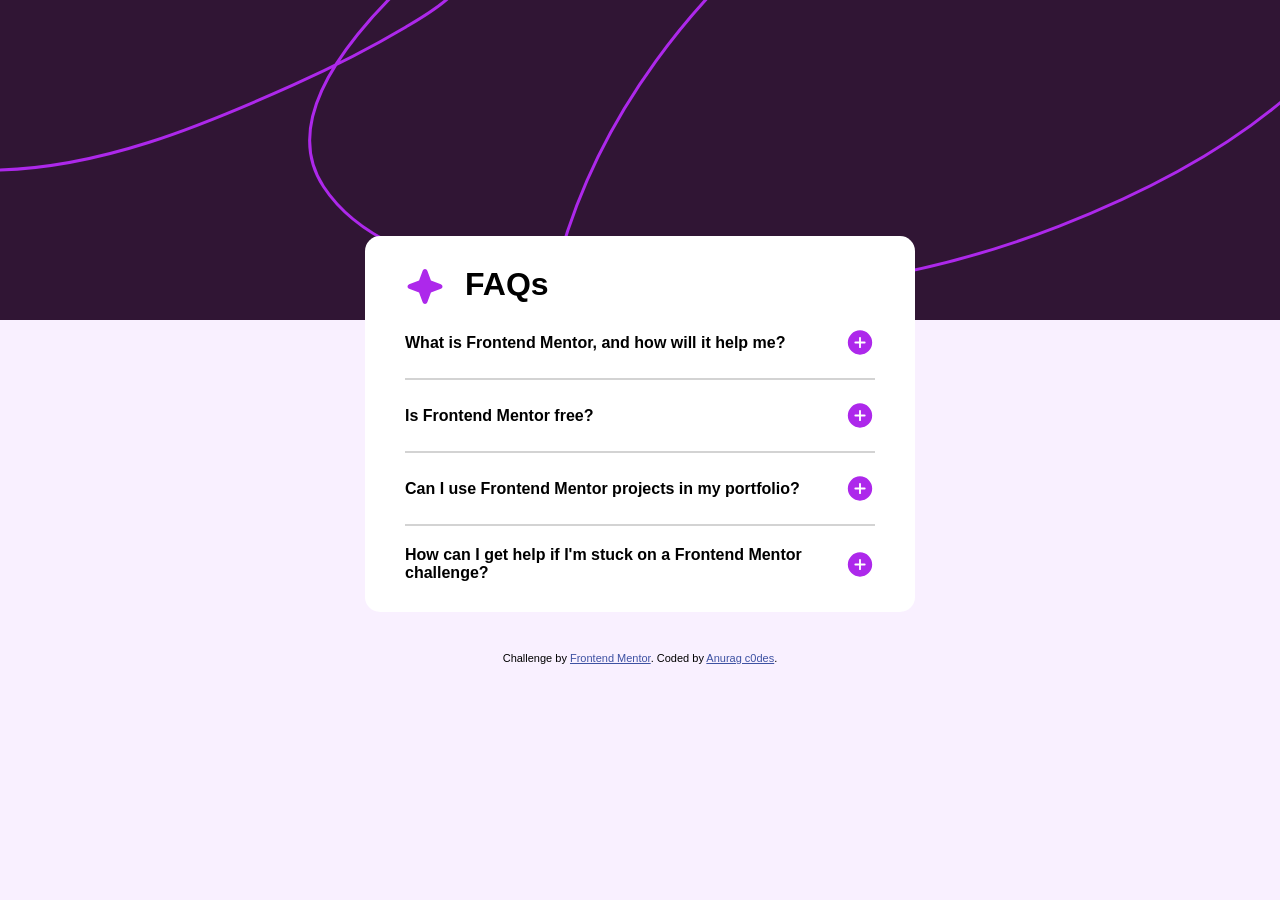
<file: faq-accordion-main/index.html>
<!DOCTYPE html>
<html lang="en">
  <head>
    <meta charset="UTF-8" />
    <meta name="viewport" content="width=device-width, initial-scale=1.0" />
    <!-- displays site properly based on user's device -->

    <link
      rel="icon"
      type="image/png"
      sizes="32x32"
      href="./assets/images/favicon-32x32.png"
    />

    <link rel="stylesheet" href="./style.css" />

    <title>Frontend Mentor | FAQ accordion</title>

    <!-- Feel free to remove these styles or customise in your own stylesheet 👍 -->
    <style>
      .attribution {
        font-size: 11px;
        text-align: center;
      }
      .attribution a {
        color: hsl(228, 45%, 44%);
      }
    </style>
  </head>
  <body>
    <div class="container">
      <div class="heading">
        <img src="./assets/images/icon-star.svg" alt="" />
        <h1>FAQs</h1>
      </div>

      <div class="question">
        <h4>What is Frontend Mentor, and how will it help me?</h4>
        <img src="./assets/images/icon-plus.svg" alt="" class="plus" />
        <img src="./assets/images/icon-minus.svg" alt="" class="cross hidden" />
      </div>

      <p class="para hidden">
        Frontend Mentor offers realistic coding challenges to help developers
        improve their frontend coding skills with projects in HTML, CSS, and
        JavaScript. It's suitable for all levels and ideal for portfolio
        building.
      </p>
      <hr />
      <div class="question">
        <h4>Is Frontend Mentor free?</h4>
        <img src="./assets/images/icon-plus.svg" alt="" class="plus" />
        <img src="./assets/images/icon-minus.svg" alt="" class="cross hidden" />
      </div>

      <p class="para hidden">
        Yes, Frontend Mentor offers both free and premium coding challenges,
        with the free option providing access to a range of projects suitable
        for all skill levels.
      </p>
      <hr />
      <div class="question">
        <h4>Can I use Frontend Mentor projects in my portfolio?</h4>
        <img src="./assets/images/icon-plus.svg" alt="" class="plus" />
        <img src="./assets/images/icon-minus.svg" alt="" class="cross hidden" />
      </div>

      <p class="para hidden">
        Yes, you can use projects completed on Frontend Mentor in your
        portfolio. It's an excellent way to showcase your skills to potential
        employers!
      </p>
      <hr />
      <div class="question">
        <h4>How can I get help if I'm stuck on a Frontend Mentor challenge?</h4>
        <img src="./assets/images/icon-plus.svg" alt="" class="plus" />
        <img src="./assets/images/icon-minus.svg" alt="" class="cross hidden" />
      </div>

      <p class="para hidden">
        The best place to get help is inside Frontend Mentor's Discord
        community. There's a help channel where you can ask questions and seek
        support from other community members.
      </p>
    </div>
    <div class="attribution">
      Challenge by
      <a href="https://www.frontendmentor.io?ref=challenge" target="_blank"
        >Frontend Mentor</a
      >. Coded by <a href="#">Anurag c0des</a>.
    </div>

    <script src="./script.js"></script>
  </body>
</html>
</file>
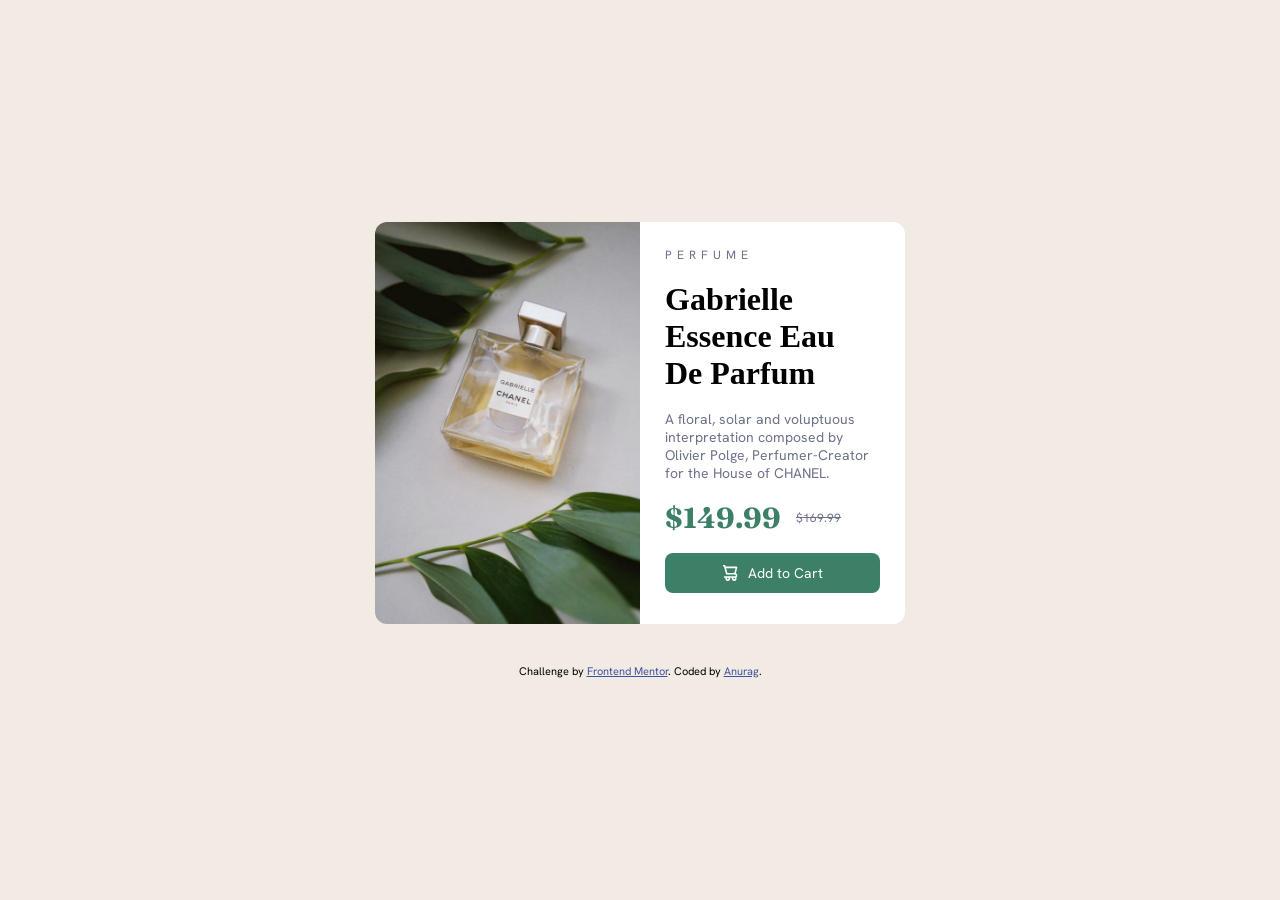
<file: product-preview-card-component-main/index.html>
<!DOCTYPE html>
<html lang="en">
  <head>
    <meta charset="UTF-8" />
    <meta name="viewport" content="width=device-width, initial-scale=1.0" />
    <!-- displays site properly based on user's device -->

    <link
      rel="icon"
      type="image/png"
      sizes="32x32"
      href="./images/favicon-32x32.png"
    />

    <title>Frontend Mentor | Product preview card component</title>
    <link rel="stylesheet" href="./style.css" />

    <!-- Feel free to remove these styles or customise in your own stylesheet 👍 -->
    <style>
      .attribution {
        font-size: 11px;
        text-align: center;
      }
      .attribution a {
        color: hsl(228, 45%, 44%);
      }
    </style>
  </head>
  <body>
    <div class="container">
      <div class="left">
        <img src="./images/image-product-desktop.jpg" alt="product-image" />
      </div>
      <div class="right">
        <p class="bold">Perfume</p>

        <h1>Gabrielle Essence Eau De Parfum</h1>

        <p class="diff-font">
          A floral, solar and voluptuous interpretation composed by Olivier
          Polge, Perfumer-Creator for the House of CHANEL.
        </p>
        <div class="price">
          <span>$149.99</span>
          <p>$169.99</p>
        </div>

        <div class="btn">
          <img src="./images/icon-cart.svg" alt="cart-icon" />
          <a href="#">Add to Cart</a>
        </div>
      </div>
    </div>

    <div class="attribution">
      Challenge by
      <a href="https://www.frontendmentor.io?ref=challenge" target="_blank"
        >Frontend Mentor</a
      >. Coded by <a href="#">Anurag</a>.
    </div>
  </body>
</html>
</file>
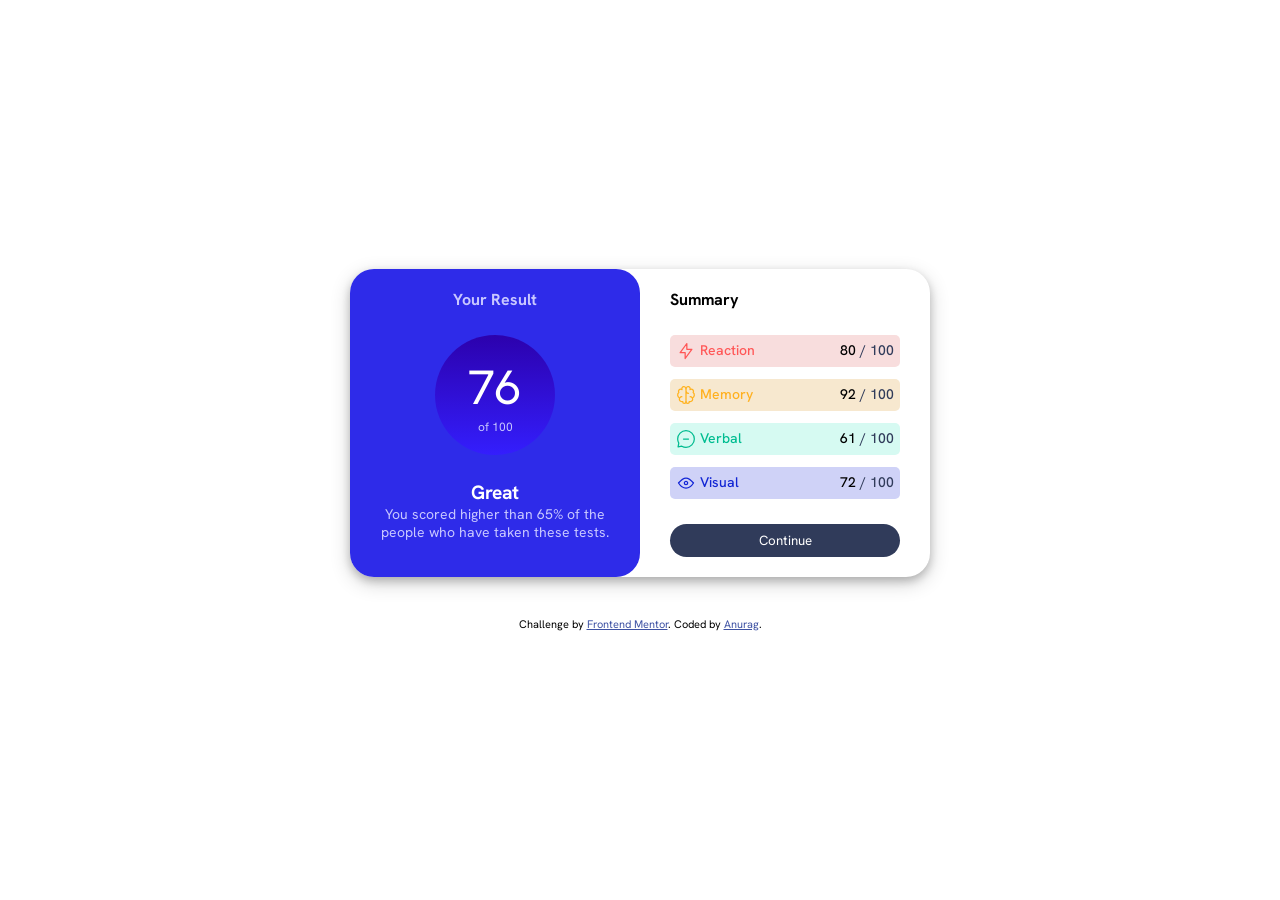
<file: results-summary-component-main/index.html>
<!DOCTYPE html>
<html lang="en">
  <head>
    <meta charset="UTF-8" />
    <meta name="viewport" content="width=device-width, initial-scale=1.0" />
    <!-- displays site properly based on user's device -->

    <link
      rel="icon"
      type="image/png"
      sizes="32x32"
      href="./assets/images/favicon-32x32.png"
    />

    <title>Frontend Mentor | Results summary component</title>
    <link rel="stylesheet" href="./style.css" />

    <!-- Feel free to remove these styles or customise in your own stylesheet 👍 -->
    <style>
      .attribution {
        font-size: 11px;
        text-align: center;
      }
      .attribution a {
        color: hsl(228, 45%, 44%);
      }
    </style>
  </head>
  <body>
    <div class="container">
      <div class="left">
        <div class="child-1">
          <h3>Your Result</h3>
        </div>
        <div class="child-2">
          <p><span>76</span><br />of 100</p>
        </div>
        <div class="child-3">
          <h3>Great</h3>
          <p>
            You scored higher than 65% of the people who have taken these tests.
          </p>
        </div>
      </div>

      <div class="right">
        <div class="child-4">
          <h3>Summary</h3>
        </div>
        <div class="child-5">
          <div class="red">
            <div class="div">
              <img src="./assets/images/icon-reaction.svg" alt="" />
              <p>Reaction</p>
            </div>
            <p><span>80</span> / 100</p>
          </div>

          <div class="orange">
            <div class="div">
              <img src="./assets/images/icon-memory.svg" alt="" />
              <p>Memory</p>
            </div>
            <p><span>92</span> / 100</p>
          </div>

          <div class="green">
            <div class="div">
              <img src="./assets/images/icon-verbal.svg" alt="" />
              <p>Verbal</p>
            </div>
            <p><span>61</span> / 100</p>
          </div>

          <div class="blue">
            <div class="div">
              <img src="./assets/images/icon-visual.svg" alt="" />
              <p>Visual</p>
            </div>
            <p><span>72</span> / 100</p>
          </div>
        </div>
        <div class="child-6">
          <button>Continue</button>
        </div>
      </div>
    </div>

    <div class="attribution">
      Challenge by
      <a href="https://www.frontendmentor.io?ref=challenge" target="_blank"
        >Frontend Mentor</a
      >. Coded by <a href="#">Anurag</a>.
    </div>
  </body>
</html>
</file>
<file: faq-accordion-main/style.css>
* {
  margin: 0;
  padding: 0;
  font-family: sans-serif;
  box-sizing: border-box;
}

body {
  background: url(./assets/images/background-pattern-desktop.svg) no-repeat;
  background-color: hsl(275, 100%, 97%);
  display: flex;
  flex-direction: column;
  justify-content: center;
  width: 100%;
  min-height: 100vh;
  align-items: center;
}

.container {
  background: #fff;
  width: 550px;
  padding: 30px 40px;
  display: flex;
  flex-direction: column;
  gap: 20px;
  border-radius: 15px;
}

.container .heading {
  display: flex;
  gap: 20px;
  text-align: center;
}

.container .heading h1 {
  font-weight: 800;
}

.container .question {
  display: flex;
  justify-content: space-between;
  align-items: center;
}

.container p {
  color: hsl(292, 16%, 49%);
  font-size: 16px;
  letter-spacing: 1px;
}

.container .question img {
  cursor: pointer;
}

.hidden {
  display: none;
}

.container hr {
  border: 1px solid #d3d3d3;
}

.attribution {
  margin-top: 40px;
}

@media (max-width: 565px) {
  .container {
    width: 400px;
  }
}

@media (max-width: 400px) {
  .container {
    width: 350px;
  }
}
</file>
<file: product-preview-card-component-main/style.css>
@import url("https://fonts.googleapis.com/css2?family=Hanken+Grotesk:wght@700&family=Montserrat:wght@700&display=swap");
@import url("https://fonts.googleapis.com/css2?family=Fraunces:opsz,wght@9..144,700&family=Hanken+Grotesk:wght@700&family=Montserrat:wght@700&display=swap");

* {
  margin: 0;
  padding: 0;
  box-sizing: border-box;
  /* font-family: "Fraunces", "Hanken Grotesk"; */
}

body {
  background: hsl(30, 38%, 92%);
  width: 100%;
  min-height: 100vh;
  display: flex;
  flex-direction: column;
  justify-content: center;
  align-items: center;
}

.container {
  background: #fff;
  width: 530px;
  /* height: 400px; */
  display: flex;
  /* gap: 10px; */
  border-radius: 12px;
}

.container .left {
  width: 50%;
}

.container .left img {
  width: 100%;
  height: 100%;
  border-radius: 12px 0px 0px 12px;
}

.container .right {
  width: 50%;
  padding: 25px;
  display: flex;
  flex-direction: column;
  gap: 18px;
}

.container .right .bold {
  font-family: "Hanken Grotesk";
  text-transform: uppercase;
  letter-spacing: 5px;
  font-size: 12px;
  color: hsl(228, 12%, 48%);
}

.container .right .diff-font {
  font-family: "Hanken Grotesk";
  color: hsl(228, 12%, 48%);
  font-size: 14px;
}

.container .right .price {
  display: flex;
  align-items: center;
  gap: 15px;
}

.container .right .price span {
  color: hsl(158, 36%, 37%);
  font-weight: 700;
  font-size: 1.8rem;
  font-family: "Fraunces";
}

.container .right .price p {
  font-size: 12px;
  text-decoration: line-through;
  color: hsl(228, 12%, 48%);
  font-family: "Hanken Grotesk";
}

.container .right .btn {
  font-family: "Hanken Grotesk";
  font-size: 14px;
  width: 100%;
  height: 40px;
  display: flex;
  background: hsl(158, 36%, 37%);
  align-items: center;
  justify-content: center;
  gap: 10px;
  border-radius: 8px;
}

.btn a {
  text-decoration: none;
  color: #fff;
}

.attribution {
  font-family: "Hanken Grotesk";
  margin-top: 40px;
}

@media (max-width: 543px) {
  .container {
    width: 330px;
    flex-direction: column;
  }

  .container .left {
    height: 230px;
    width: 100%;
  }

  .container .left img {
    border-radius: 12px 12px 0px 0px;
    object-fit: cover;
    object-position: center;
  }

  .container .right {
    width: 100%;
  }

  .attribution {
    margin-top: 20px;
  }
}
</file>
<file: results-summary-component-main/style.css>
@import url("https://fonts.googleapis.com/css2?family=Hanken+Grotesk:wght@700&display=swap");

* {
  margin: 0;
  padding: 0;
  box-sizing: border-box;
  font-family: "Hanken Grotesk";
}

body {
  display: flex;
  justify-content: center;
  width: 100%;
  flex-direction: column;
  align-items: center;
  min-height: 100vh;
}

body .attribution {
  margin-top: 40px;
}

.container {
  width: 580px;
  display: flex;
  justify-content: space-around;
  box-shadow: 0 4px 8px 0 rgba(0, 0, 0, 0.2), 0 6px 20px 0 rgba(0, 0, 0, 0.19);
  border-radius: 24px;
}

.container .left {
  width: 50%;
  background: hsl(241, 81%, 54%);
  display: flex;
  flex-direction: column;
  gap: 25px;
  text-align: center;
  padding: 20px 30px;
  border-radius: 24px;
}

.container .left .child-1 h3 {
  font-size: 1rem;
  color: hsl(241, 100%, 89%);
}

.container .left .child-2 {
  width: 120px;
  height: 120px;
  background: linear-gradient(0, rgb(52, 30, 253), rgb(44, 1, 173));
  border-radius: 50%;
  text-align: center;
  margin: 0 auto;
  display: flex;
  justify-content: center;
  align-items: center;
}

.container .left .child-2 p {
  font-size: 12px;
  color: hsl(241, 100%, 89%);
}

.container .left .child-2 p span {
  font-size: 3rem;
  color: #fff;
}

.container .left .child-3 h3 {
  font-size: 1.2rem;
  color: #fff;
}

.container .left .child-3 p {
  font-size: 14px;
  color: hsl(241, 100%, 89%);
}

.container .right {
  width: 50%;
  display: flex;
  flex-direction: column;
  gap: 25px;
  padding: 20px 30px;
  border-radius: 0px 24px 24px 0px;
}

.container .right .child-4 h3 {
  font-size: 1rem;
}

.container .right .child-5 {
  display: flex;
  flex-direction: column;
  gap: 12px;
}

.container .right .child-5 .red {
  background: hsl(0, 67%, 92%);
  display: flex;
  justify-content: space-between;
  padding: 6px;
  border-radius: 5px;
}

.container .right .child-5 p {
  justify-content: space-between;
  align-items: center;
  font-size: 14px;
  font-weight: 500;
}

.container .right .child-5 .red .div,
.orange .div,
.green .div,
.blue .div {
  display: flex;
}

.container .right .child-5 .red p,
.orange p,
.green p,
.blue p {
  color: hsl(224, 30%, 27%);
}

.container .right .child-5 .red p span,
.orange p span,
.green p span,
.blue p span {
  color: black;
}

.container .right .child-5 .red .div p {
  color: hsl(0, 100%, 67%);
}

.container .right .child-5 .red .div img,
.orange .div img,
.green .div img,
.blue .div img {
  margin-right: 4px;
}

.container .right .child-5 .orange {
  background: hsl(37, 72%, 89%);
  display: flex;
  justify-content: space-between;
  padding: 6px;
  border-radius: 5px;
}

.container .right .child-5 .orange .div p {
  color: hsl(39, 100%, 56%);
}

.container .right .child-5 .green {
  background: hsl(167, 78%, 91%);
  display: flex;
  justify-content: space-between;
  padding: 6px;
  border-radius: 5px;
}

.container .right .child-5 .green .div p {
  color: hsl(166, 100%, 37%);
}

.container .right .child-5 .blue {
  background: hsl(235, 71%, 89%);
  display: flex;
  justify-content: space-between;
  padding: 6px;
  border-radius: 5px;
}

.container .right .child-5 .blue .div p {
  color: hsl(234, 85%, 45%);
}

.container .right .child-6 button {
  width: 100%;
  padding: 8px;
  border: none;
  outline: none;
  background: hsl(224, 30%, 27%);
  color: #fff;
  border-radius: 20px;
  cursor: pointer;
}

@media (max-width: 520px) {
  .container {
    width: 350px;
    display: flex;
    flex-direction: column;
  }

  .container .left {
    width: 100%;
    border-radius: 0px 0px 24px 24px;
  }

  .container .right {
    width: 100%;
  }
}
</file>
